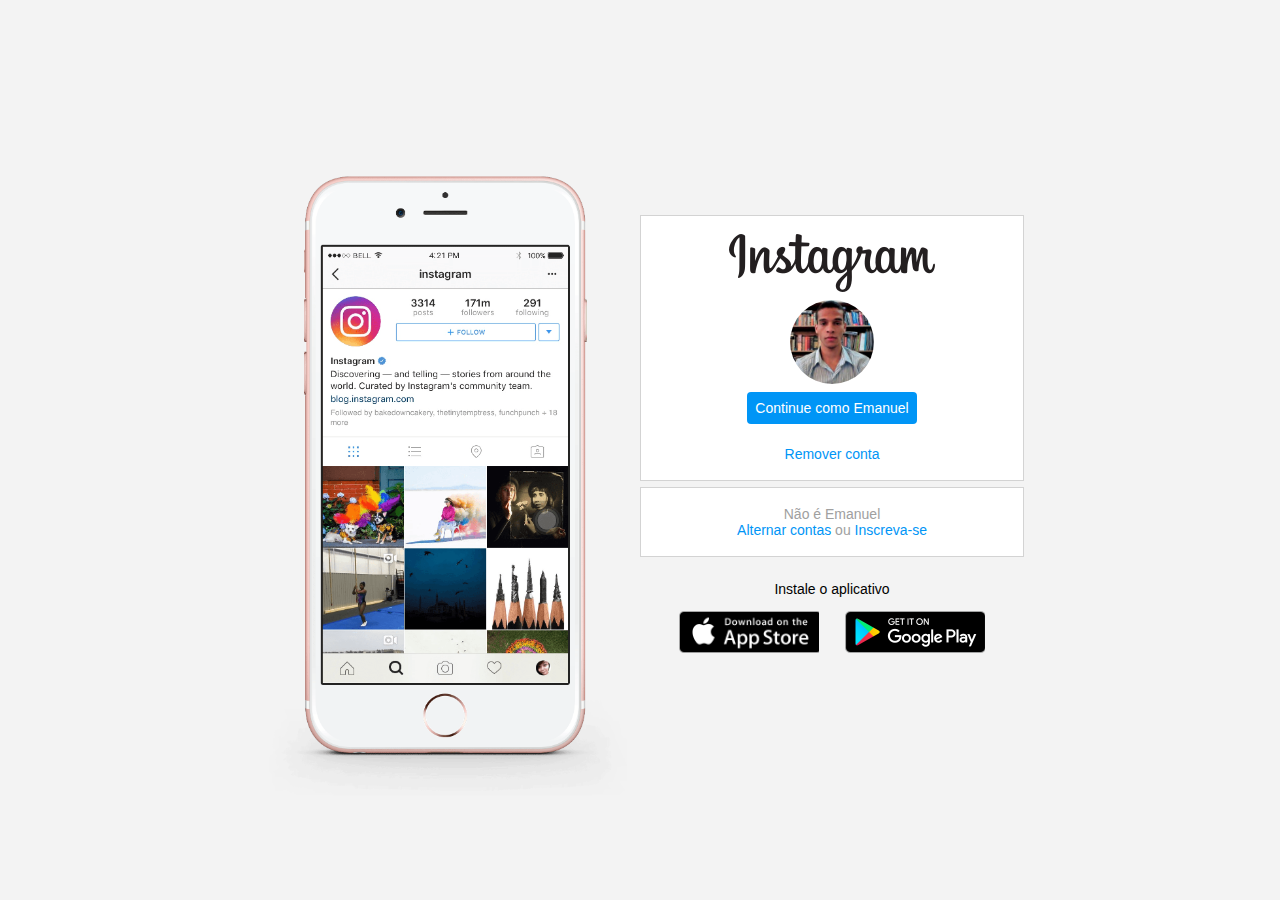
<file: recriar página do instagram/EU fiz/index.html>
<!DOCTYPE html>
<html lang="en">
<head>
    <meta charset="UTF-8">
    <meta http-equiv="X-UA-Compatible" content="IE=edge">
    <meta name="viewport" content="width=device-width, initial-scale=1.0">
    <link rel="stylesheet" href="style.css">
    <title>Instagram</title>
</head>
<body>
    <div class="instagram-wrapper">
        <div class="instagram-phone"> <!--Imagem do celular com o instagram logado-->
            <img src="./img/instagram-celular.png" alt="celular"> 
        </div>
            <div class="instagram-continue">
                <div class="group">
                    <img src="./img/instagram-logo.png" class=".instagram-logo" alt="instagram-logo">
                        <div class="profile-photo">
                            <img src="./img/1586215303049.jpg" alt="foto-perfil"> <!-- Foto de perfil-->
                        </div>
                        <a href="#" class="instagram-login ">Continue como Emanuel</a>
                        <a href="#" class="instagram-logout">Remover conta</a>
                </div>
                <div class="group">
                    <p class="not-account">Não é Emanuel</p>
                    <p class="not-account">
                        <span class="link-blue">Alternar contas</span>
                        ou
                        <span class="link-blue">Inscreva-se</span>
                    </p>
                </div> 
                <div class="get-the-app">
                    <p class="get-app">Instale o aplicativo</p>
                    <div class="download">
                        <a href="#" class="app-download"></a>
                        <a href="#" class="app-download"></a>
                    </div>
                </div>  
            </div>
    </div>
        
    
</body>
</html>
</file>
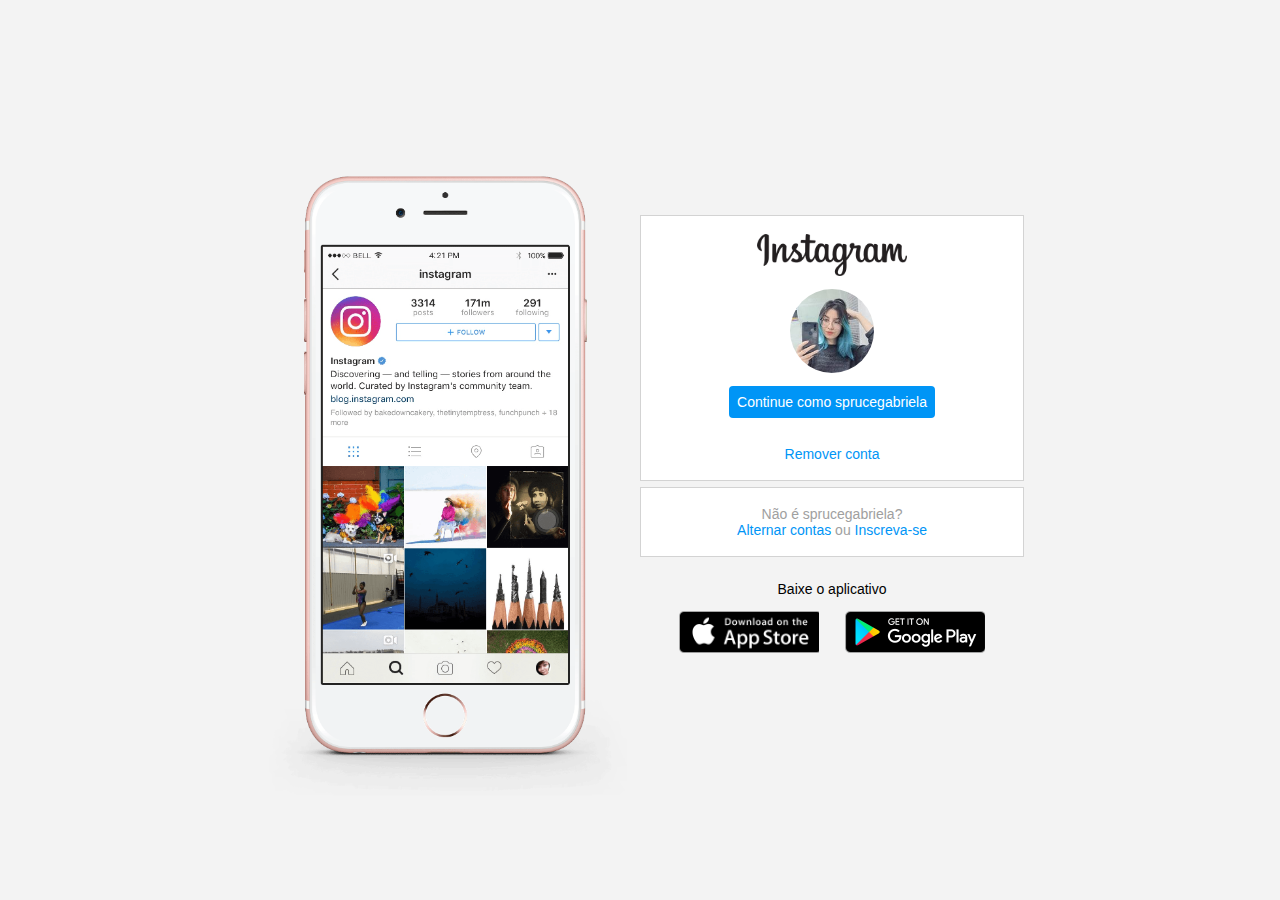
<file: recriar página do instagram/instagram-dio-master/index.html>
<!DOCTYPE html>
<html lang="en">
<head>
    <meta charset="UTF-8">
    <meta name="viewport" content="width=device-width, initial-scale=1.0">
    <link rel="stylesheet" href="style.css">
    <title>Instagram</title>
</head>
<body>
    <div class="instagram-wrapper">
        <div class="instagram-phone">
            <img src="./img/instagram-celular.png" alt="celular">
        </div>
        <div class="instagram-continue">
            <div class="group">
                <img src="./img/instagram-logo.png" class="instagram-logo" alt="instagram logo">
                <div class="profile-photo">
                    <img src="./img/perfil-instagram.jpg" alt="foto de perfil">
                </div>
                <a href="#" class="instagram-login">Continue como sprucegabriela</a>
                <a href="#" class="instagram-logout">Remover conta</a>
            </div>
            <div class="group">
                <p class="not-account">Não é sprucegabriela?</p>
                <p class="not-account">
                    <span class="link-blue">Alternar contas</span>
                    ou
                    <span class="link-blue">Inscreva-se</span>
                </p>
            </div>
            <div class="get-the-app">
                <p class="get-app">Baixe o aplicativo</p>
                <div class="download">
                    <a href="#" class="app-download"></a>
                    <a href="#" class="app-download"></a>
                </div>
            </div>
        </div>
    </div>
</body>
</html>
</file>
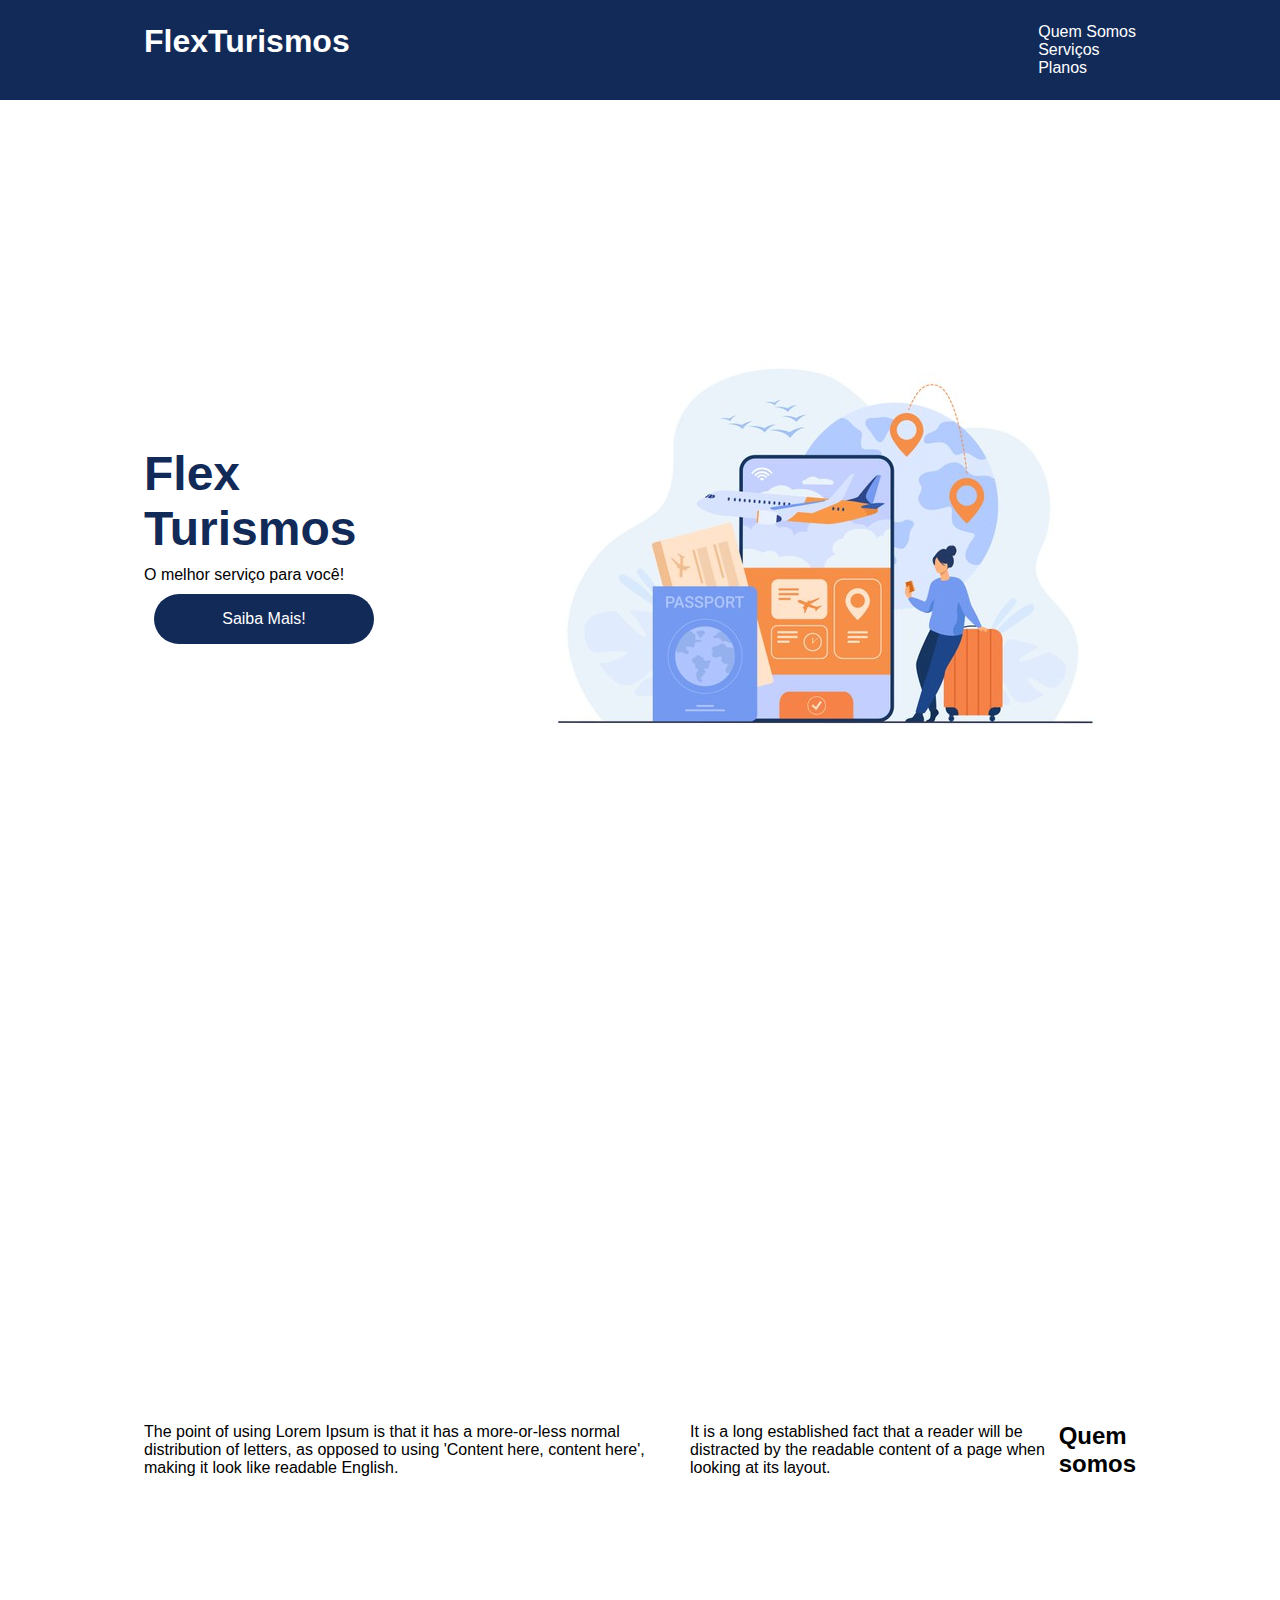
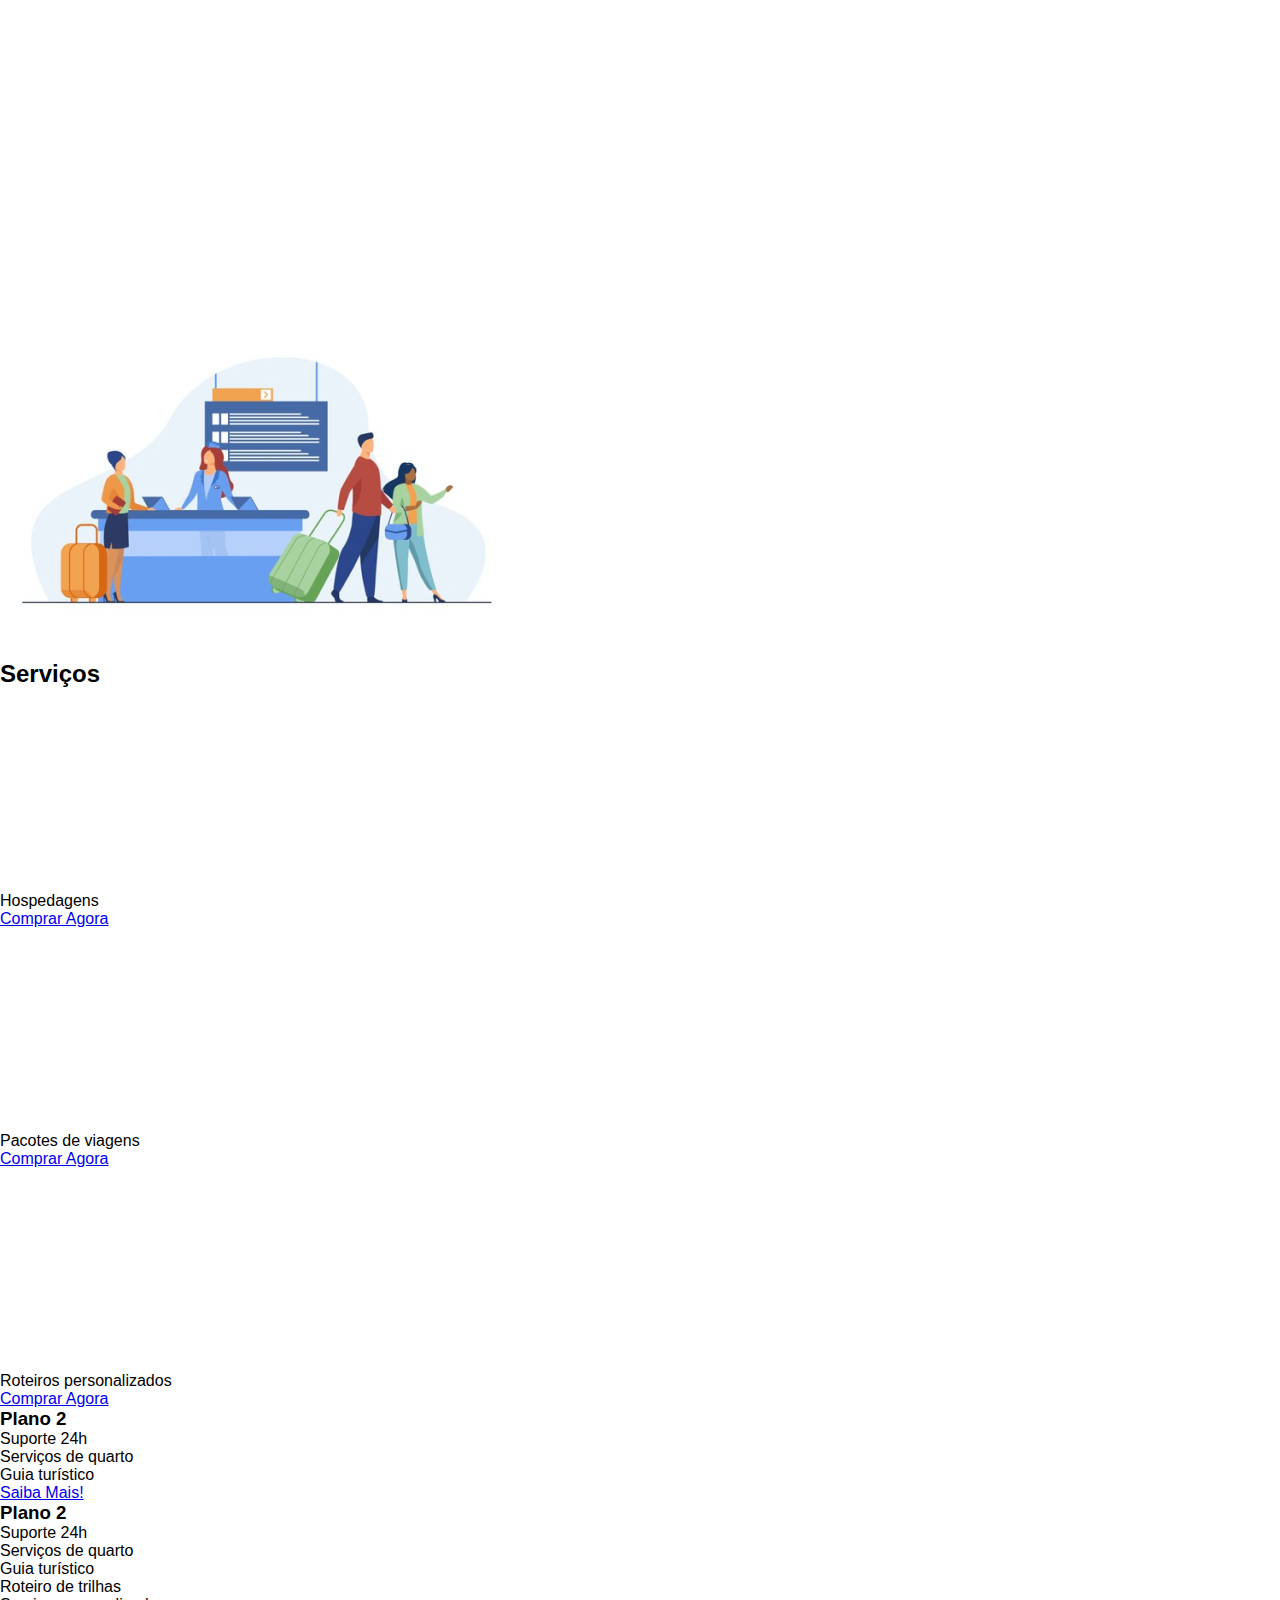
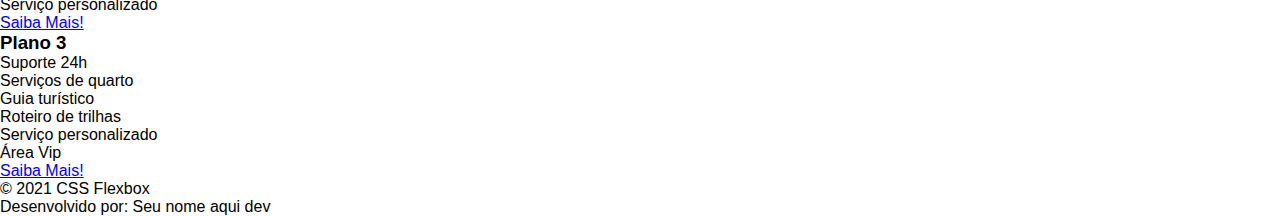
<file: CSS/project-flexbox-dio-master/flex-projeto/index.html>
<!DOCTYPE html>
<html lang="pt-br">
<head>
    <meta charset="UTF-8">
    <meta name="viewport" content="width=device-width, initial-scale=1.0">
    <title>Flex Turismos</title>
    <link rel="stylesheet" href="./style.css">
</head>
<body>
    <header>
        <div class="flex-container menu">
           <div> <h1>FlexTurismos</h1></div>
            <ul class="list-itens">
                <li><a href="#quem-somos">Quem Somos</a></li>
                <li><a href="#servicos">Serviços</a></li>
                <li><a href="#planos">Planos</a></li>
            </ul>
        </div>
    </header>

    <div class="flex-container apresentação">
        <div class="texto-apresentação">
            <h1>Flex <br>Turismos</h1>
            <p>O melhor serviço para você!</p>
            <a href="">Saiba Mais!</a>
        </div>

        <div>
            <div><img src="./images/0-main.png" alt="banner de apresentação"></div>
        </div>
    </div>

    <div>
        <div class="flex-container" id="quem-somos">
            <h2>Quem somos</h2>
            <p>It is a long established fact that a reader will be distracted by the readable content of a page when looking at its layout. </p>
            <p>The point of using Lorem Ipsum is that it has a more-or-less normal distribution of letters, as opposed to using 'Content here, content here', making it look like readable English.</p>
        </div>
        <div>
            <img src="./images/1-quem-somos.png" alt="balcão de atendimento">
        </div>
    </div>

    <div>
        <div>
            <h2>Serviços</h2>
        </div>

        <div>
            <div>
                <div><img src="./images/icon-2.png" alt="hospedagens"></div>
                <p>Hospedagens</p>
                <a href="#">Comprar Agora</a>
            </div>

            <div>
               <div><img src="./images/icon-1.png" alt="pacote de viagens"></div>
               <p>Pacotes de viagens</p>
               <a href="#">Comprar Agora</a>
            </div>

            <div>
                <div><img src="./images/icon-3.png" alt="roteiros personalizados"></div>
                <p>Roteiros personalizados</p>
                <a href="#">Comprar Agora</a>
            </div>

        </div>
    </div>

    <div>

        <div>
            <h3>Plano 2</h3>
            <ul>
                <li>Suporte 24h</li>
                <li>Serviços de quarto</li>
                <li>Guia turístico</li>
            </ul>
            <a href="#">Saiba Mais!</a>
        </div>

        <div>
            <h3>Plano 2</h3>
            <ul>
                <li>Suporte 24h</li>
                <li>Serviços de quarto</li>
                <li>Guia turístico</li>
                <li>Roteiro de trilhas</li>
                <li>Serviço personalizado</li>
            </ul>
            <a href="#">Saiba Mais!</a>
        </div>

        <div>
            <h3>Plano 3</h3>
            <ul>
                <li>Suporte 24h</li>
                <li>Serviços de quarto</li>
                <li>Guia turístico</li>
                <li>Roteiro de trilhas</li>
                <li>Serviço personalizado</li>
                <li>Área Vip</li>
            </ul>
            <a href="#">Saiba Mais!</a>
        </div>
    </div>

    <footer>
        <p>&copy; 2021 CSS Flexbox</p>
        <p>Desenvolvido por: Seu nome aqui dev</p>
    </footer>
</body>
</html>
</file>
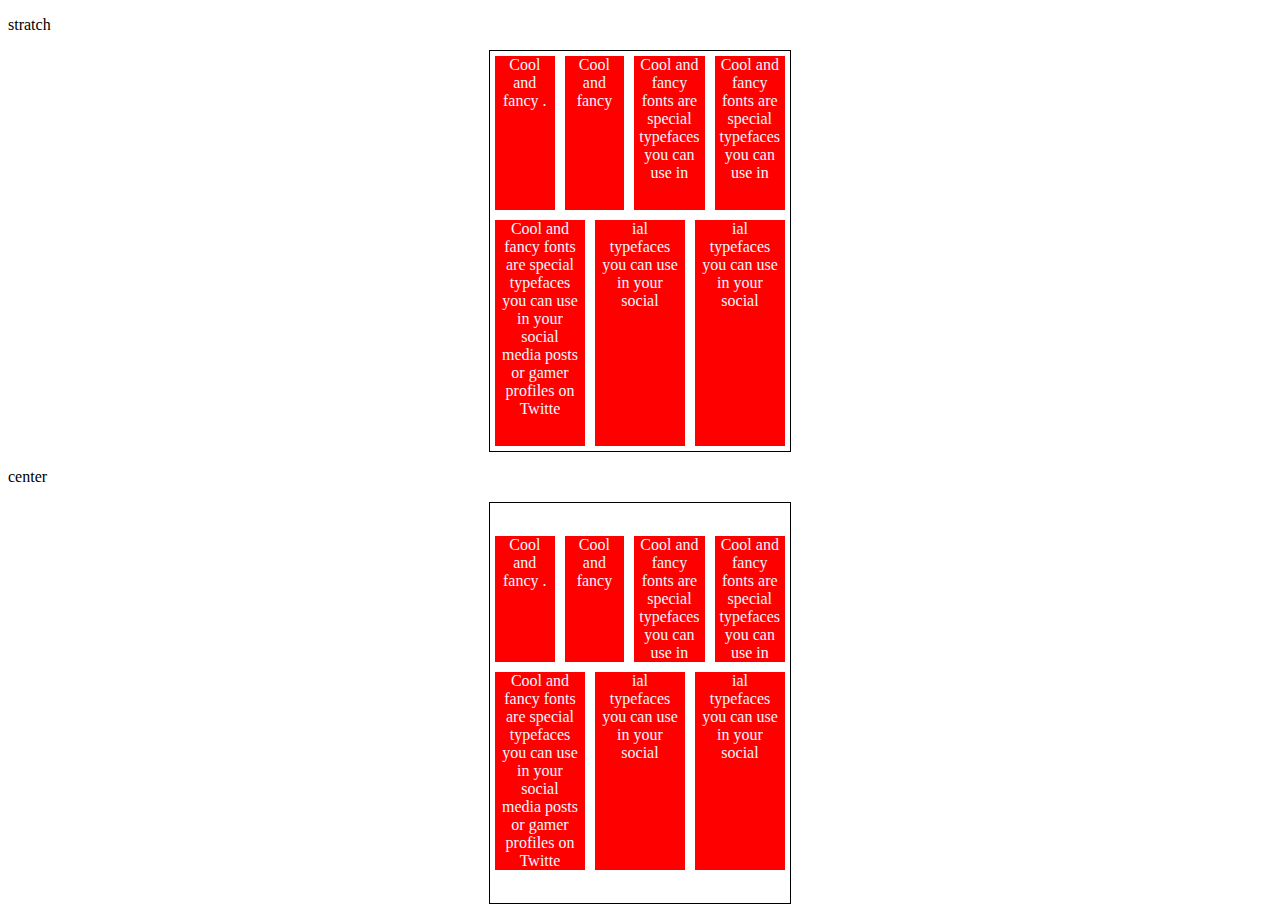
<file: CSS/Fundamentos - align content.html>
<!DOCTYPE html>
<html lang="en">
<head>
    <meta charset="UTF-8">
    <meta http-equiv="X-UA-Compatible" content="IE=edge">
    <meta name="viewport" content="width=device-width, initial-scale=1.0">
    <title>Fundamentos - align content</title>
    <style>
        .container{
            height: 400px;
            max-width: 300px;
            margin: 0 auto;
            display: flex;
            flex-wrap: wrap;
            border: 1px solid black;
        }
        .item{
            background-color: red;
            padding: 0 5px;
            flex:1 ;
            text-align: center;
            color: aliceblue;
            margin: 5px;
        }
        .stretch{
            align-content: stretch;
        }
        .center{
            align-content: center;
        }
    </style>
</head>
<body>
    <p>stratch</p>
    <div class="container stretch">
        <div class="item">Cool and fancy .</div>
        <div class="item">Cool and fancy </div>
        <div class="item">Cool and fancy fonts are special typefaces you can use in  </div>
        <div class="item">Cool and fancy fonts are special typefaces you can use in </div>
        <div class="item">Cool and fancy fonts are special typefaces you can use in your social media posts or gamer profiles on Twitte</div>
        <div class="item">ial typefaces you can use in your social</div>
        <div class="item">ial typefaces you can use in your social</div>
    </div>
    <p>center</p>
    <div class="container center">
        <div class="item">Cool and fancy .</div>
        <div class="item">Cool and fancy </div>
        <div class="item">Cool and fancy fonts are special typefaces you can use in  </div>
        <div class="item">Cool and fancy fonts are special typefaces you can use in </div>
        <div class="item">Cool and fancy fonts are special typefaces you can use in your social media posts or gamer profiles on Twitte</div>
        <div class="item">ial typefaces you can use in your social</div>
        <div class="item">ial typefaces you can use in your social</div>
    </div>
</body>
</html>
</file>
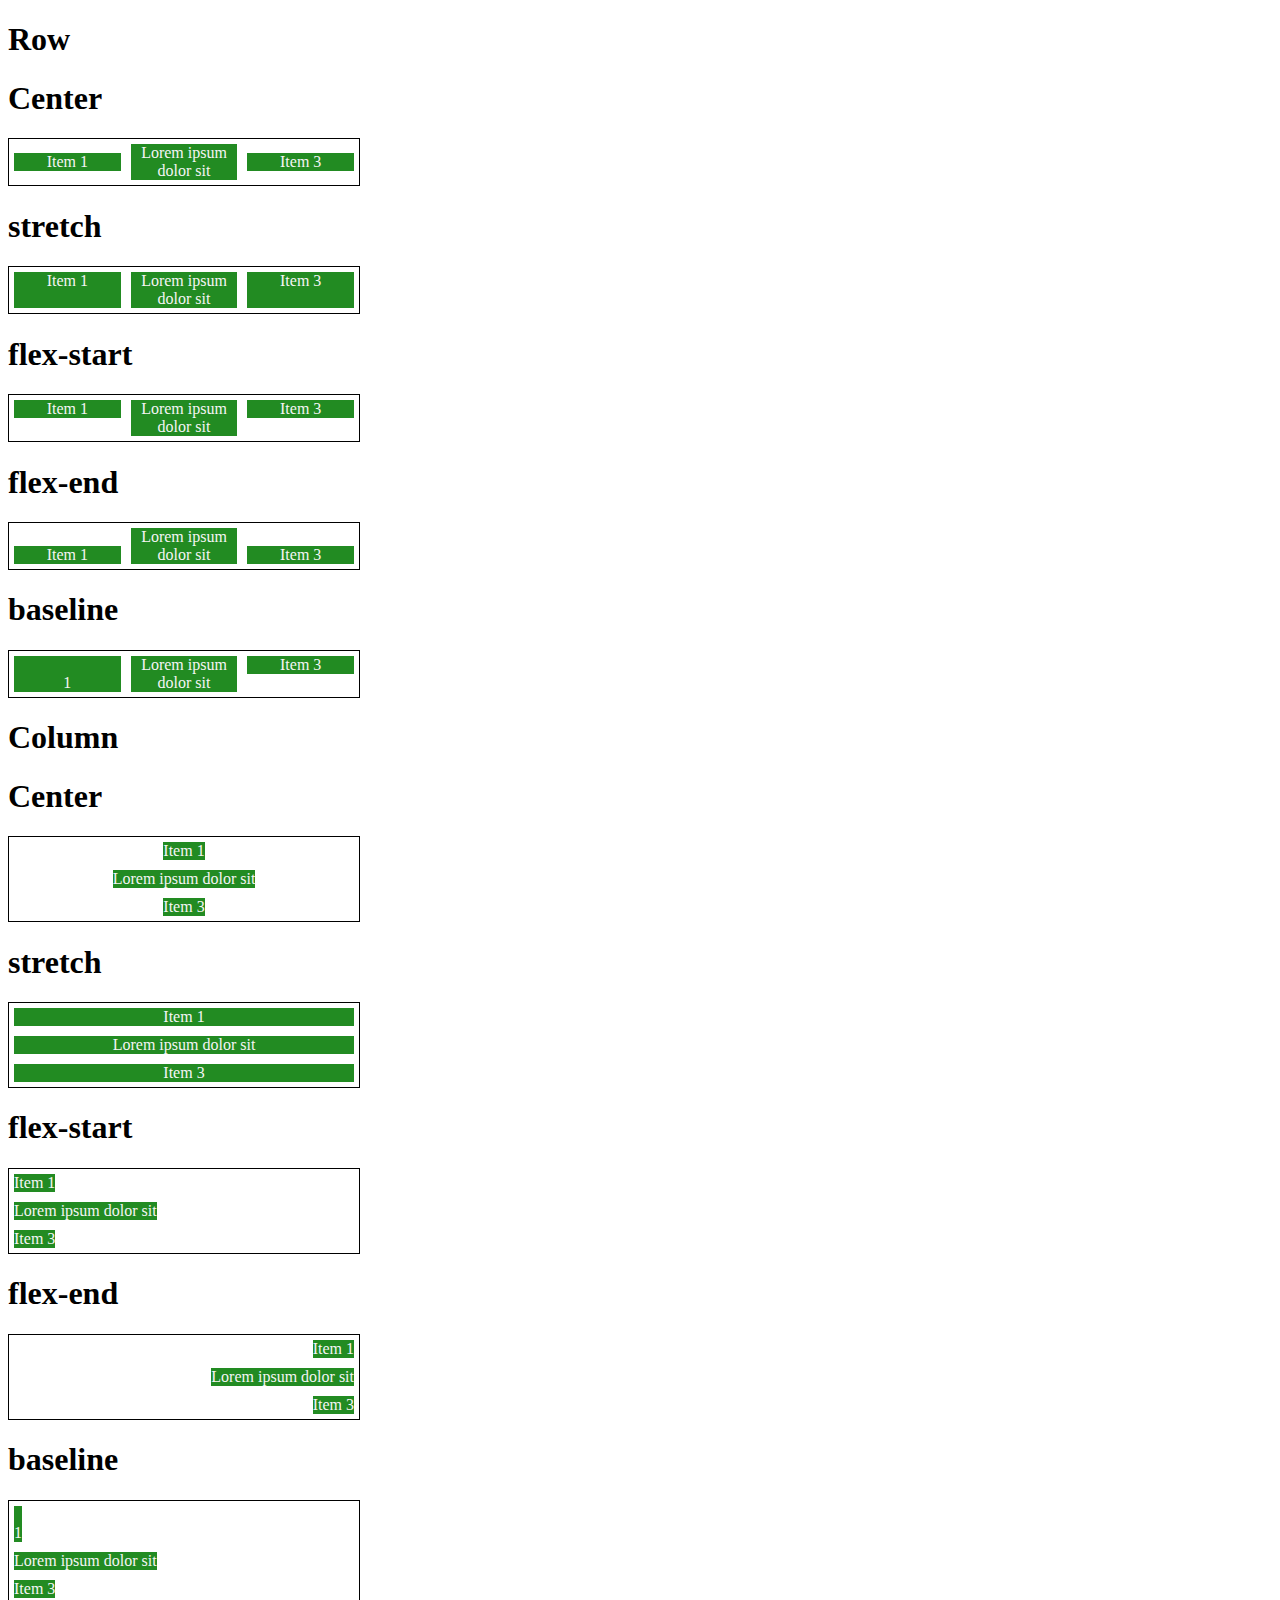
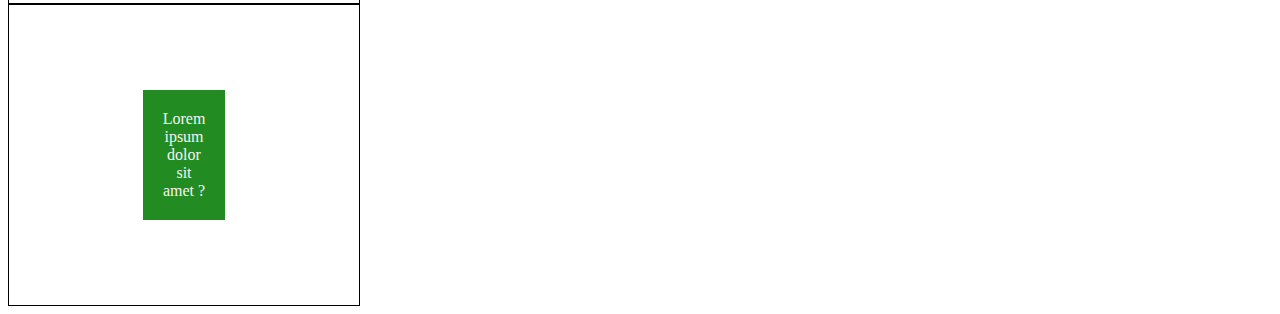
<file: CSS/Fundamentos_aling.html>
<!DOCTYPE html>
<html lang="en">
<head>
    <meta charset="UTF-8">
    <meta http-equiv="X-UA-Compatible" content="IE=edge">
    <meta name="viewport" content="width=device-width, initial-scale=1.0">
    <title>Fundamento - aling item</title>
    <style>
        .contanier{
            max-width: 350px;
            border: 1px solid black;
            display: flex;
        }
        .item{
            background-color: forestgreen;
            margin: 5px;
            color: whitesmoke;
            text-align: center;
            flex: 1;
        }
        .center{
            align-items: center;
        }
        .flex{
            flex: 1;
        }
        .stretch{
            align-items: stretch;
        }
        .flex-start{
            align-items: flex-start;
        }
        .flex-end{
            align-items: flex-end;
        }
        .baseline{
            align-items: baseline;
        }
        .column{
            flex-direction: column;
        }
        .central{
            height: 300px;
            justify-content: center;
        }
        .central .item{
            flex: 0;
            padding: 20px;
        }
    </style>
</head>
<body>
    <h1>Row</h1>
    <h1>Center</h1>
    <section class="contanier center">
        <div class="item">Item 1</div>
        <div class="item">Lorem ipsum dolor sit</div>
        <div class="item">Item 3</div>
    </section>
    <h1>stretch</h1>
    <section class="contanier stretch ">
        <div class="item">Item 1</div>
        <div class="item">Lorem ipsum dolor sit</div>
        <div class="item">Item 3</div>
    </section>
    <h1>flex-start</h1>
    <section class="contanier flex-start ">
        <div class="item">Item 1</div>
        <div class="item">Lorem ipsum dolor sit</div>
        <div class="item">Item 3</div>
    </section>
    <h1>flex-end</h1>
    <section class="contanier flex-end ">
        <div class="item">Item 1</div>
        <div class="item">Lorem ipsum dolor sit</div>
        <div class="item">Item 3</div>
    </section>
    <h1>baseline</h1>
    <section class="contanier flex-end baseline ">
        <div class="item"><br> 1</div>
        <div class="item">Lorem ipsum dolor sit</div>
        <div class="item">Item 3</div>
    </section>
    <h1>Column</h1>
    <h1>Center</h1>
    <section class="contanier center column">
        <div class="item">Item 1</div>
        <div class="item">Lorem ipsum dolor sit</div>
        <div class="item">Item 3</div>
    </section>
    <h1>stretch</h1>
    <section class="contanier stretch column ">
        <div class="item">Item 1</div>
        <div class="item">Lorem ipsum dolor sit</div>
        <div class="item">Item 3</div>
    </section>
    <h1>flex-start</h1>
    <section class="contanier flex-start column">
        <div class="item">Item 1</div>
        <div class="item">Lorem ipsum dolor sit</div>
        <div class="item">Item 3</div>
    </section>
    <h1>flex-end</h1>
    <section class="contanier flex-end column">
        <div class="item">Item 1</div>
        <div class="item">Lorem ipsum dolor sit</div>
        <div class="item">Item 3</div>
    </section>
    <h1>baseline</h1>
    <section class="contanier flex-end baseline column">
        <div class="item"><br> 1</div>
        <div class="item">Lorem ipsum dolor sit</div>
        <div class="item">Item 3</div>
    </section>
    <section class="contanier center central">
        <div class="item">Lorem ipsum dolor sit amet ?</div>
    </section>
</body>
</html>
</file>
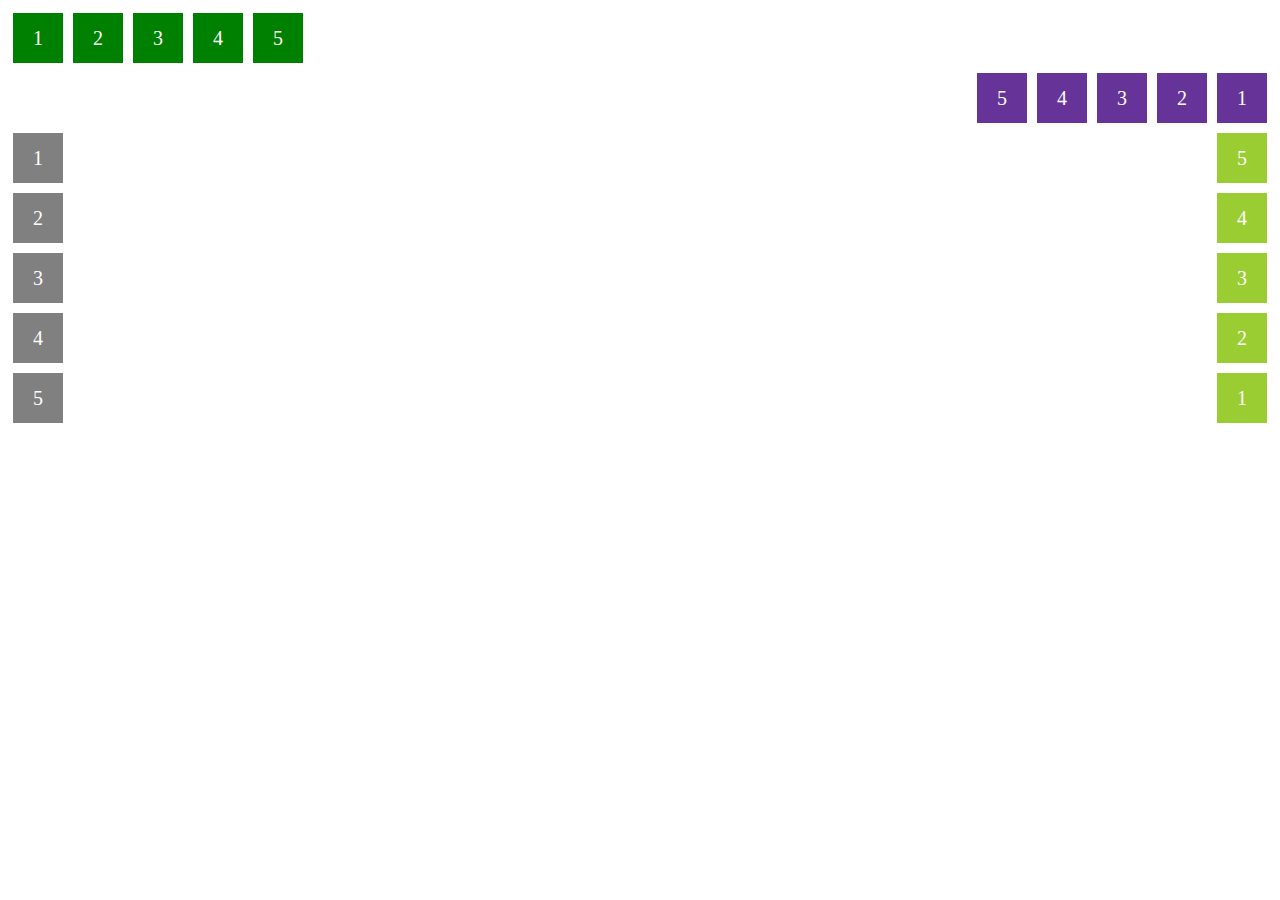
<file: CSS/Fundamentos_direction.html>
<!DOCTYPE html>
<html lang="en">
<head>
    <meta charset="UTF-8">
    <meta http-equiv="X-UA-Compatible" content="IE=edge">
    <meta name="viewport" content="width=device-width, initial-scale=1.0">
    <title>Fundamentos - Flex direction</title>
    <style>
        .flex-contanier{
            display: flex;
            margin: 0;
            padding: 0;
            list-style: none;
        }

        .flex-item{
            background-color: green;
            height: 50px;
            width: 50px;
            line-height: 50px;
            font-size: 20px;
            color: white;
            text-align: center;
            margin: 5px;
        }

        .row{
            flex-direction: row;
        }
        .row-reverse{
            flex-direction: row-reverse
        }
        .row-reverse li{
            background-color: rebeccapurple;
        }
        .column{
            float: left;
            flex-direction: column;
        }
        .column li{
            background-color: gray;
        }
        .column-reverse{
            float: right;
            flex-direction: column-reverse;
            }
        .column-reverse li{
            background-color: yellowgreen;
        }
    </style>
</head>
<body>
    <ul class="flex-contanier row">
        <li class="flex-item">1</li>
        <li class="flex-item">2</li>
        <li class="flex-item">3</li>
        <li class="flex-item">4</li>
        <li class="flex-item">5</li>
    </ul>

    <ul class="flex-contanier row-reverse ">
        <li class="flex-item">1</li>
        <li class="flex-item">2</li>
        <li class="flex-item">3</li>
        <li class="flex-item">4</li>
        <li class="flex-item">5</li>
    </ul>

    <ul class="flex-contanier column ">
        <li class="flex-item">1</li>
        <li class="flex-item">2</li>
        <li class="flex-item">3</li>
        <li class="flex-item">4</li>
        <li class="flex-item">5</li>
    </ul>
    <ul class="flex-contanier column-reverse">
        <li class="flex-item">1</li>
        <li class="flex-item">2</li>
        <li class="flex-item">3</li>
        <li class="flex-item">4</li>
        <li class="flex-item">5</li>
    </ul>
</body>
</html>
</file>
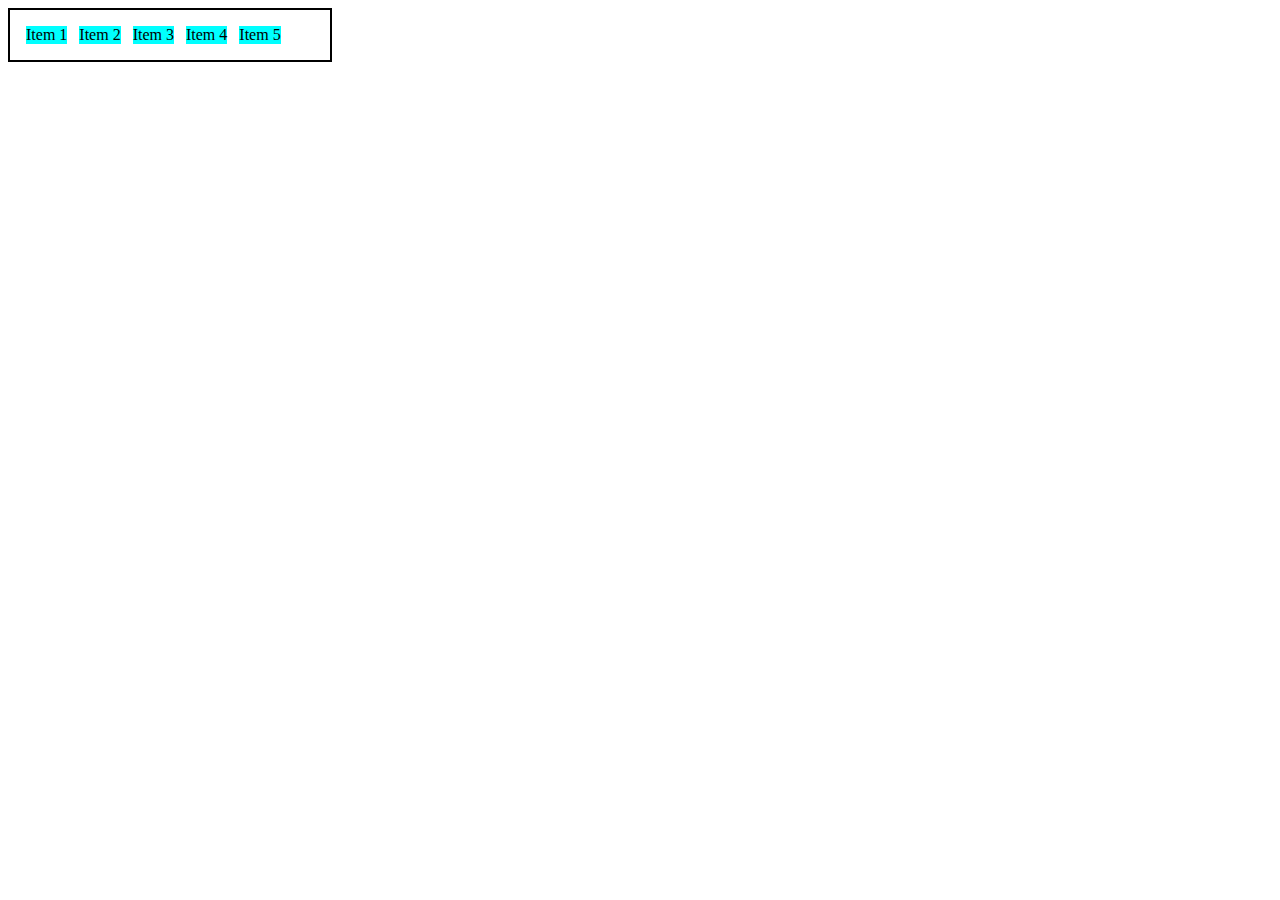
<file: CSS/Fundamentos_flex.html>
<!DOCTYPE html>
<html lang="en">
<head>
    <meta charset="UTF-8">
    <meta http-equiv="X-UA-Compatible" content="IE=edge">
    <meta name="viewport" content="width=device-width, initial-scale=1.0">
    <title>Fundamentos - Display flex</title>
    <style>
        .flex{   
                max-width: 300px;
                padding: 10px;
                border: 2px solid black;
                display: flex;
        }

        .item{
                background-color: aqua;
                margin: 6px;
        }
    </style>
</head>
<body>
    <div class="flex">
        <div class="item">Item 1</div>
        <div class="item">Item 2</div>
        <div class="item">Item 3</div>
        <div class="item">Item 4</div>
        <div class="item">Item 5</div>
    </div>
</body>
</html>
</file>
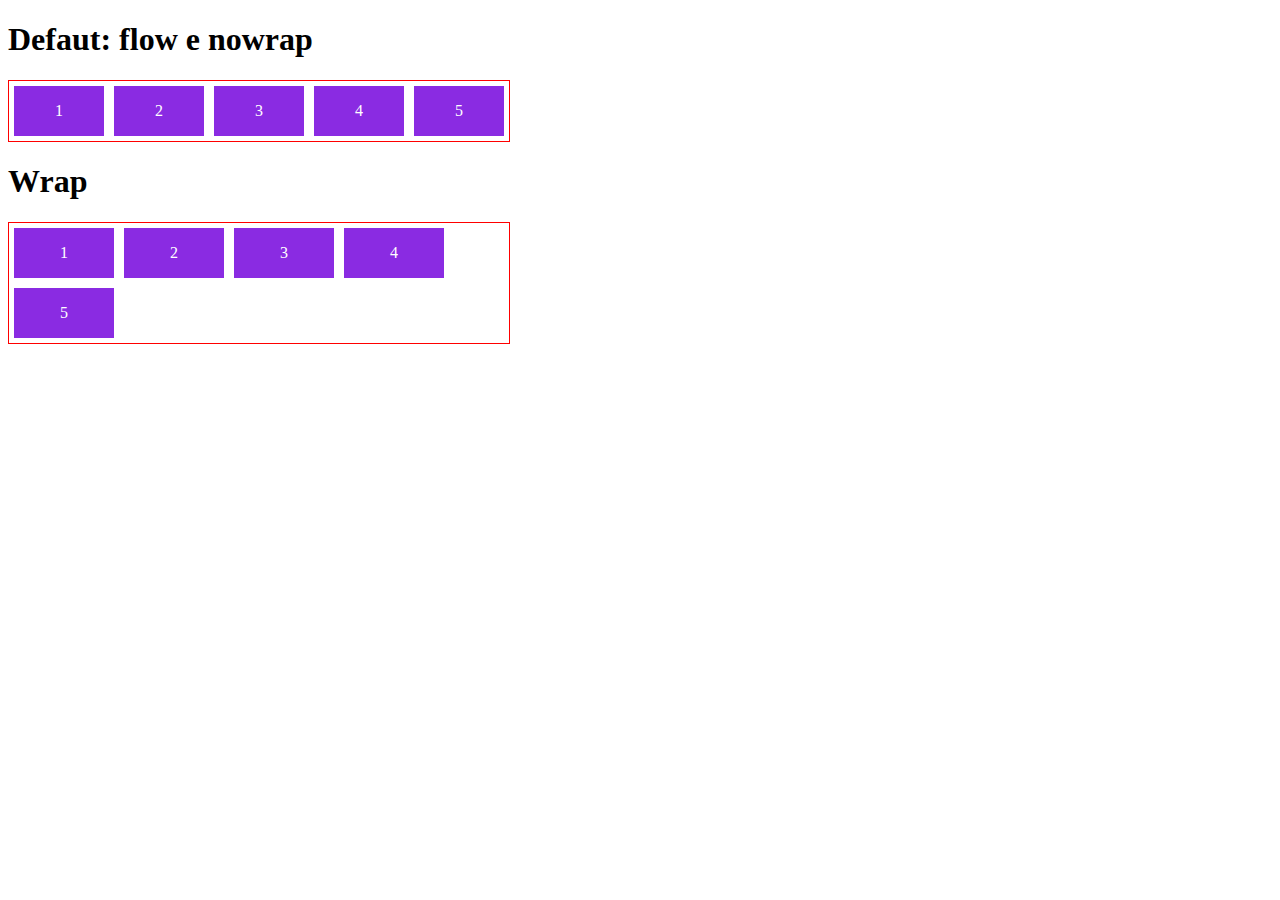
<file: CSS/Fundamentos_flex_flow.html>
<!DOCTYPE html>
<html lang="en">
<head>
    <meta charset="UTF-8">
    <meta http-equiv="X-UA-Compatible" content="IE=edge">
    <meta name="viewport" content="width=device-width, initial-scale=1.0">
    <title>Fundamentos - flex flow</title>
    <style>
        .flex-contanier{
            display: flex;
            border: 1px solid red;
            max-width: 500px;
        }
        .defaut{
            flex-flow: row nowrap;
        }
        .wrap{
            flex-flow: row wrap;
        }
        .item{
            background-color: blueviolet;
            margin: 5px;
            color: white;
            text-align: center;
            width: 100px;
            height: 50px;
            line-height: 50px;
        }
    </style>
</head>
<body>
    <h1>Defaut: flow e nowrap</h1>
    <div class="flex-contanier">
       <div class="item">1</div>
       <div class="item">2</div>
       <div class="item">3</div>
       <div class="item">4</div>
       <div class="item">5</div>
    </div>
    <h1>Wrap</h1>
    <div class="flex-contanier wrap">
        <div class="item">1</div>
        <div class="item">2</div>
        <div class="item">3</div>
        <div class="item">4</div>
        <div class="item">5</div>
     </div> 

</body>
</html>
</file>
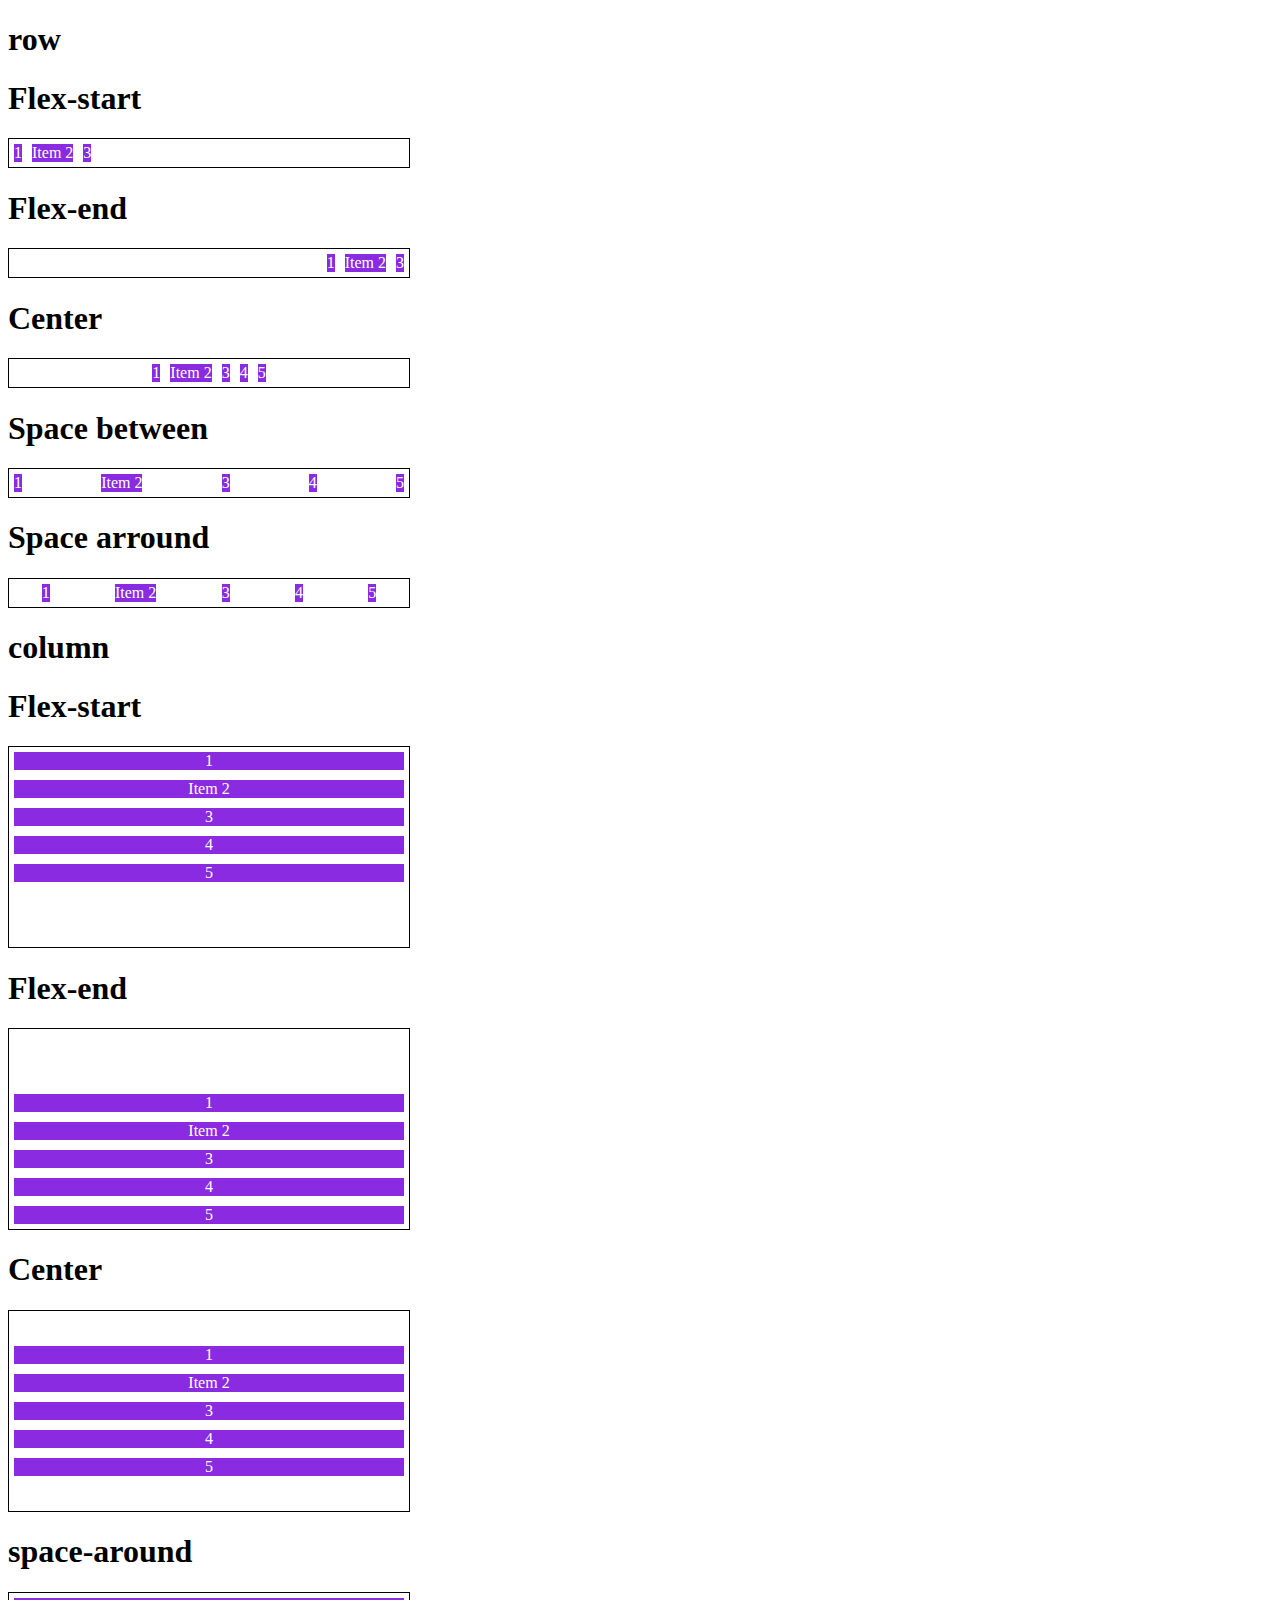
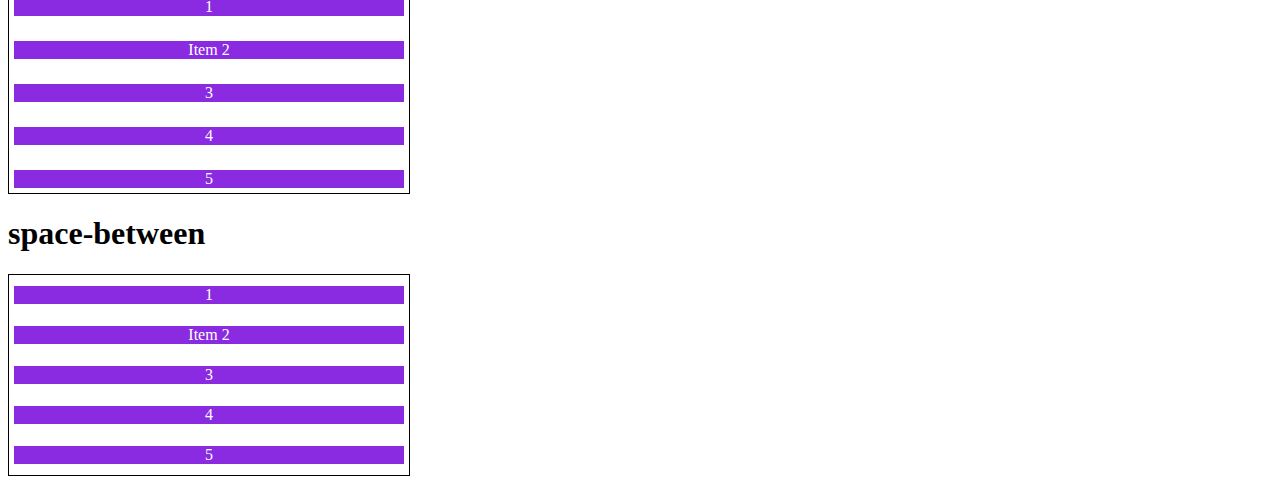
<file: CSS/Fundamentos_flexjustify.html>
<!DOCTYPE html>
<html lang="en">
<head>
    <meta charset="UTF-8">
    <meta http-equiv="X-UA-Compatible" content="IE=edge">
    <meta name="viewport" content="width=device-width, initial-scale=1.0">
    <title>Fundamentos - Flex Justify</title>
    <style>
        .container{
            max-width: 400px;
            border: 1px solid black;
            margin: 0;
            display: flex;
        }
        .item{
            background-color: blueviolet;
            margin: 5px;
            text-align: center;
            color: white;
        }
        .flex-star{
            justify-content: flex-start;
        }
        .flex-end{
            justify-content: flex-end;
        }
        .center{
            justify-content: center;
        }
        .space{
            justify-content: space-between;
        }
        .arround{
            justify-content: space-around;
        }
        .column{
            flex-direction: column;
            min-height: 200px;
        }
    </style>
</head>
<body>
    <h1>row</h1>
    <h1>Flex-start</h1>
    <section class="container flex-start">
       <div class="item">1</div>
       <div class="item">Item 2</div>
       <div class="item">3</div>
    </section>
    <h1>Flex-end</h1>
    <section class="container flex-end">
        <div class="item">1</div>
        <div class="item">Item 2</div>
        <div class="item">3</div>
     </section>
     <h1>Center</h1>
     <section class="container center">
         <div class="item">1</div>
         <div class="item">Item 2</div>
         <div class="item">3</div>
         <div class="item">4</div>
         <div class="item">5</div>
      </section>
      <h1>Space between</h1>
      <section class="container space">
          <div class="item">1</div>
          <div class="item">Item 2</div>
          <div class="item">3</div>
          <div class="item">4</div>
          <div class="item">5</div>
       </section>
       <h1>Space arround</h1>
       <section class="container arround">
           <div class="item">1</div>
           <div class="item">Item 2</div>
           <div class="item">3</div>
           <div class="item">4</div>
           <div class="item">5</div>
        </section>
        <h1>column</h1>
        <h1>Flex-start</h1>
        <section class="container flex-star column">
            <div class="item">1</div>
            <div class="item">Item 2</div>
            <div class="item">3</div>
            <div class="item">4</div>
            <div class="item">5</div>
         </section>
         <h1>Flex-end</h1>
         <section class="container flex-end column">
             <div class="item">1</div>
             <div class="item">Item 2</div>
             <div class="item">3</div>
             <div class="item">4</div>
             <div class="item">5</div>
          </section>
          <h1>Center</h1>
          <section class="container center column">
              <div class="item">1</div>
              <div class="item">Item 2</div>
              <div class="item">3</div>
              <div class="item">4</div>
              <div class="item">5</div>
           </section>
           <h1>space-around</h1>
           <section class="container space column">
               <div class="item">1</div>
               <div class="item">Item 2</div>
               <div class="item">3</div>
               <div class="item">4</div>
               <div class="item">5</div>
            </section>
            <h1>space-between</h1>
            <section class="container arround column">
                <div class="item">1</div>
                <div class="item">Item 2</div>
                <div class="item">3</div>
                <div class="item">4</div>
                <div class="item">5</div>
             </section>
</body>
</html>
</file>
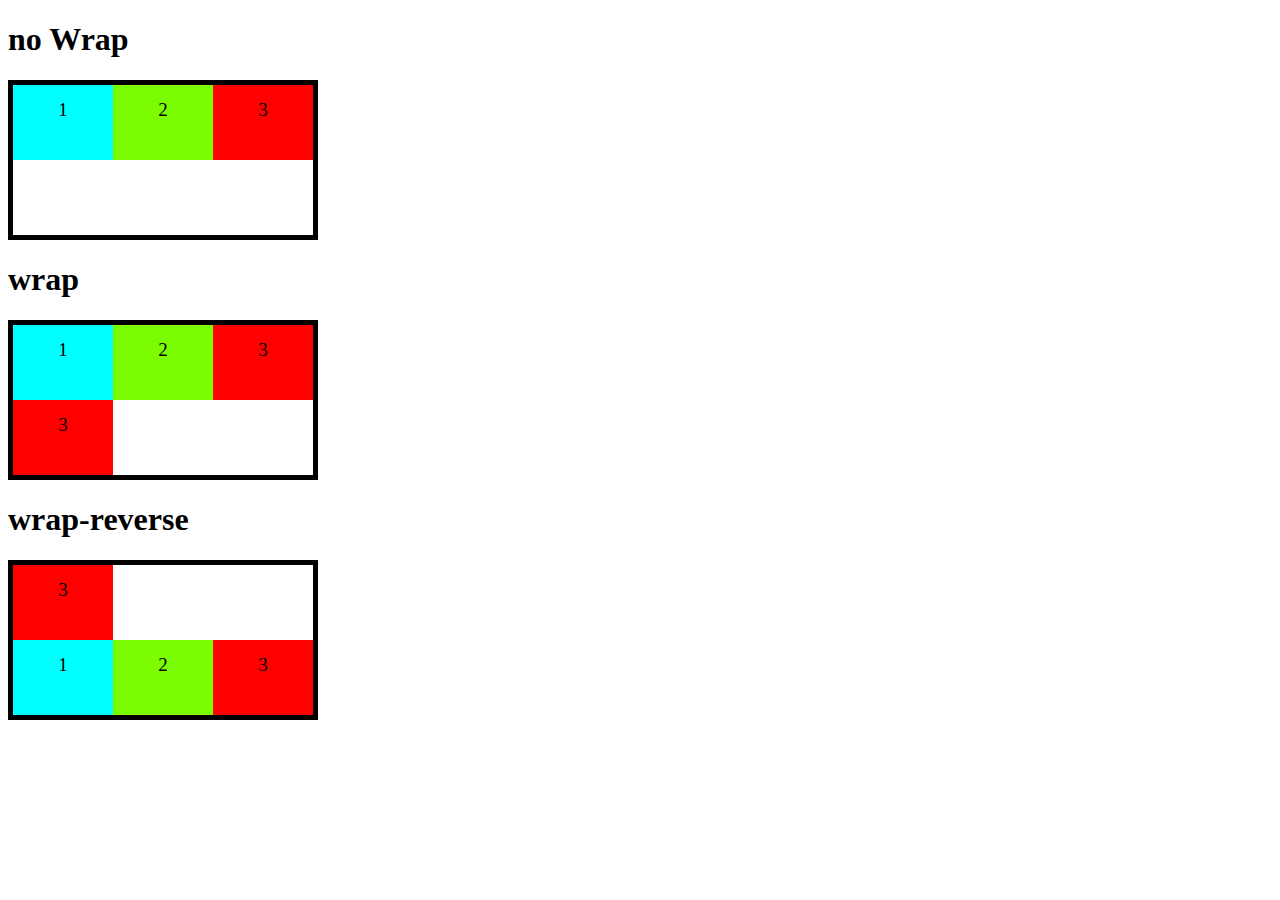
<file: CSS/Fundamentos_flexwrap.html>
<!DOCTYPE html>
<html lang="en">
<head>
    <meta charset="UTF-8">
    <meta http-equiv="X-UA-Compatible" content="IE=edge">
    <meta name="viewport" content="width=device-width, initial-scale=1.0">
    <title>Fundamentos - Flex Wrap</title>
    <style>
        .flex-contanier{
             display: flex;
             height: 150px;
             border: 5px solid black;  
             max-width: 300px;         
        }

        .item{
            font-size: 19px;
            height: 50%;
            text-align: center;
            min-width: 100px;
            line-height: 50px;

        }
        .nowrap{
            flex-wrap: nowrap;
        }
        .wrap{
            flex-wrap: wrap;
        }
        .wrap-reverse{
            flex-wrap: wrap-reverse;
        }
        .blue{
            background-color: aqua;
            }
        .green{
            background-color: lawngreen;
            }
        .red{
            background-color: red;
        }
    </style>
</head>
<body>
    <h1>no Wrap</h1>
    <div class="flex-contanier nowrap">
        <div class="item blue"> 1</div>
        <div class="item green"> 2</div>
        <div class="item red"> 3</div>
    </div>
    <h1>wrap</h1>
    <div class="flex-contanier wrap">
        <div class="blue item">1</div>
        <div class="green item">2</div>
        <div class="red item">3</div>
        <div class="red item">3</div>
    </div>

    <h1>wrap-reverse</h1>
    <div class="flex-contanier wrap-reverse">
        <div class="blue item">1</div>
        <div class="green item">2</div>
        <div class="red item">3</div>
        <div class="red item">3</div>
    </div>
</body>
</html>
</file>
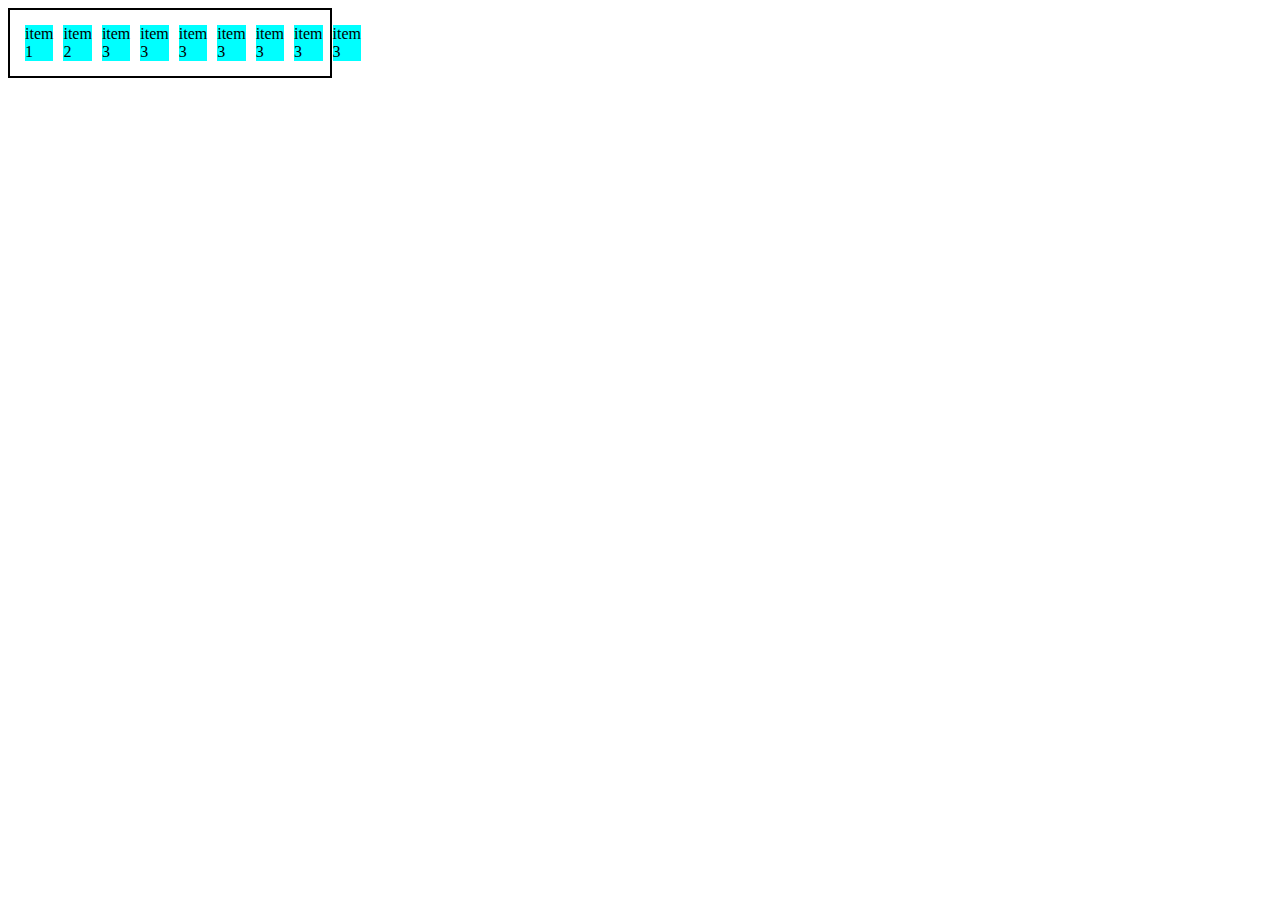
<file: CSS/project-flexbox-dio-master/0-display-flex.html>
<!DOCTYPE html>
<html lang="en">
<head>
    <meta charset="UTF-8">
    <meta name="viewport" content="width=device-width, initial-scale=1.0">
    <title>Fundamentos - display flex</title>
    <style>
        .flex{
            max-width: 300px;
            padding: 10px;
            border: 2px solid black;
            display: flex;
        }

        .item{
            background-color: aqua;
            margin: 5px;
        }
    </style>
</head>
<body>
    <div class="flex">
        <div class="item">item 1</div>
        <div class="item">item 2</div>
        <div class="item">item 3</div>
        <div class="item">item 3</div>
        <div class="item">item 3</div>
        <div class="item">item 3</div>
        <div class="item">item 3</div>
        <div class="item">item 3</div>
        <div class="item">item 3</div>
    </div>
</body>
</html>
</file>
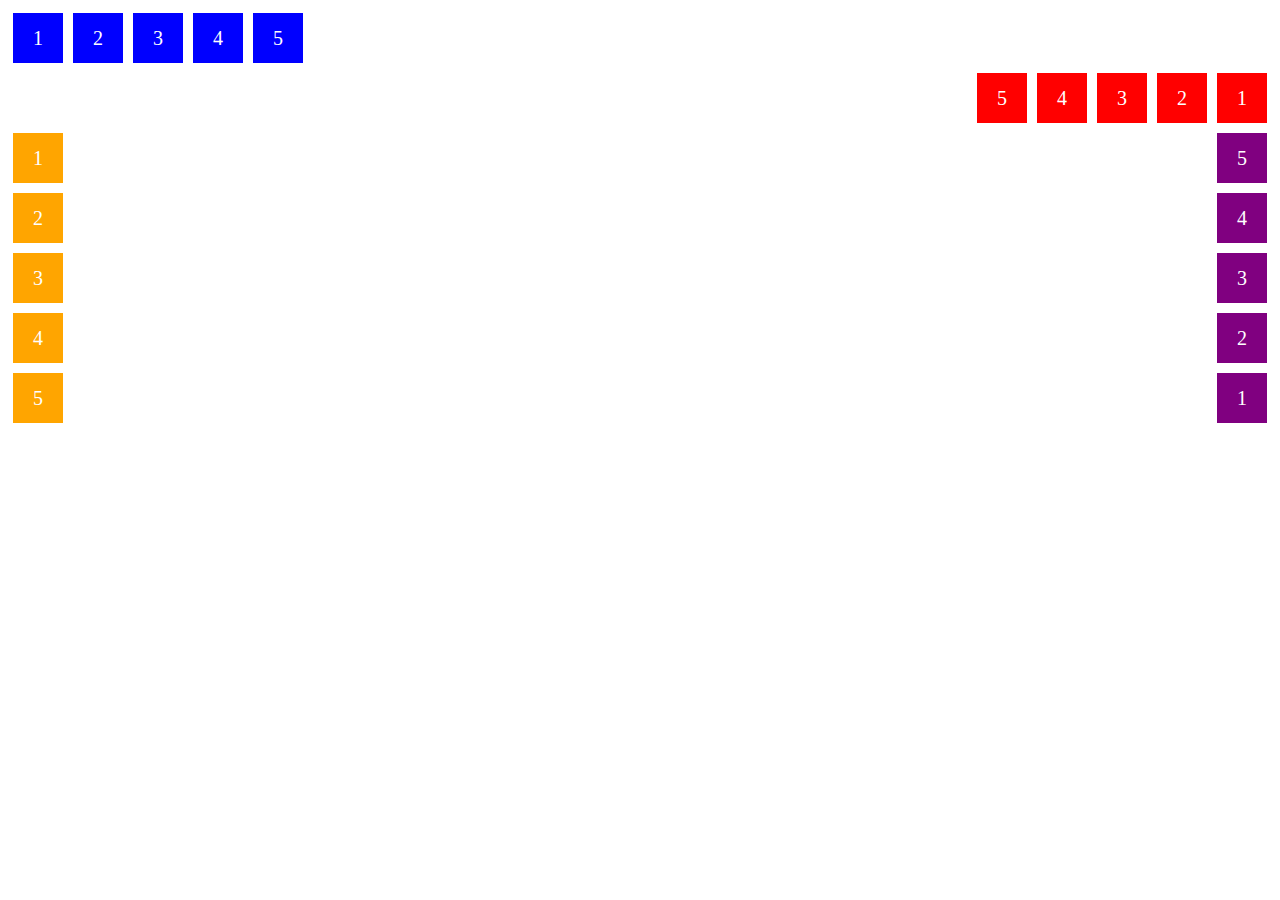
<file: CSS/project-flexbox-dio-master/1-flex-direction.html>
<!DOCTYPE html>
<html lang="en">
<head>
    <meta charset="UTF-8">
    <meta name="viewport" content="width=device-width, initial-scale=1.0">
    <title>Fundamentos - Flex direction</title>

    <style>
        .flex-container{
            margin: 0;
            padding: 0;
            display: flex;
            list-style: none;
        }

        .flex-item{
            background: blue;
            height: 50px;
            width: 50px;
            line-height: 50px;
            font-size: 20px;
            color: white;
            text-align: center;
            margin: 5px;
        }

        .row{
            flex-direction: row;
        }

        .row-reverse{
            flex-direction: row-reverse;
        }

        .row-reverse li{
            background-color: red;
        }

        .column{
            float: left;
            flex-direction: column;
        }

        .column li{
            background: orange;
        }

        .column-reverse{
            float: right;
            flex-direction: column-reverse;
        }

        .column-reverse li{
            background: purple;
        }

    </style>
</head>
<body>
    <ul class="flex-container row">
        <li class="flex-item">1</li>
        <li class="flex-item">2</li>
        <li class="flex-item">3</li>
        <li class="flex-item">4</li>
        <li class="flex-item">5</li>
    </ul>

    <ul class="flex-container row-reverse">
        <li class="flex-item">1</li>
        <li class="flex-item">2</li>
        <li class="flex-item">3</li>
        <li class="flex-item">4</li>
        <li class="flex-item">5</li>
    </ul>

    <ul class="flex-container column">
        <li class="flex-item">1</li>
        <li class="flex-item">2</li>
        <li class="flex-item">3</li>
        <li class="flex-item">4</li>
        <li class="flex-item">5</li>
    </ul>

    <ul class="flex-container column-reverse">
        <li class="flex-item">1</li>
        <li class="flex-item">2</li>
        <li class="flex-item">3</li>
        <li class="flex-item">4</li>
        <li class="flex-item">5</li>
    </ul>
</body>
</html>
</file>
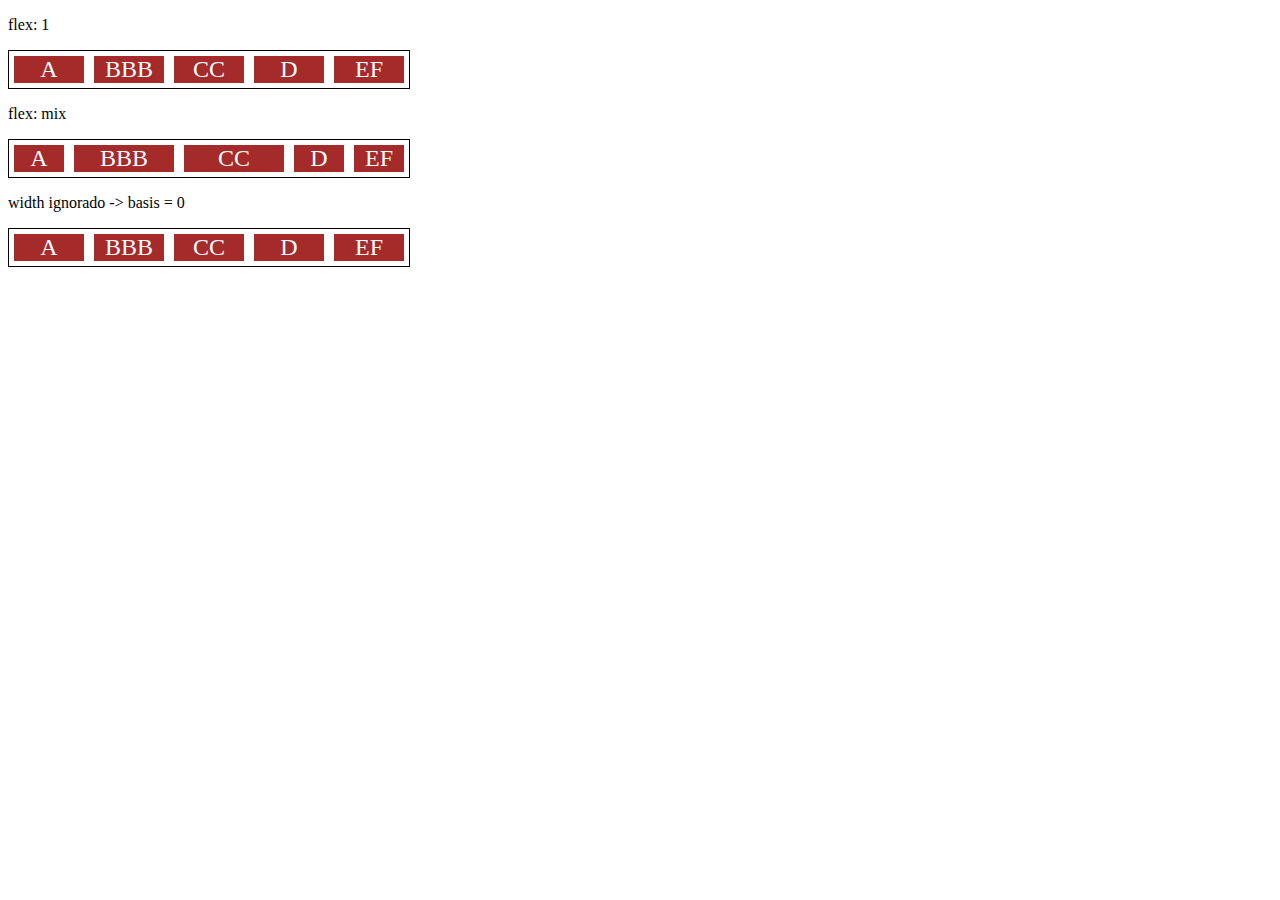
<file: CSS/project-flexbox-dio-master/10-flex.html>
<!DOCTYPE html>
<html lang="en">
<head>
    <meta charset="UTF-8">
    <meta name="viewport" content="width=device-width, initial-scale=1.0">
    <title>Fundamentos - flex</title>
    <style>
        .flex-container{
            display: flex;
            border: 1px solid black;
            max-width: 400px;
            margin-bottom: 10px;
        }

        .item{
            background-color: brown;
            color: white;
            font-size: 24px;
            text-align: center;
            margin: 5PX;
        }

        .flex-1{
            flex: 1; 
            /* grow = 1, shrink = 1, basis = 0 */
        }

        .largura{
            width: 200px;
            /* min-width: 250px; */
        }

        .flex-2{
            flex: 2; 
            /* grow = 2, shrink = 1, basis = 0 */
        }

    </style>
</head>
<body>
    <p>flex: 1</p>
    <div class="flex-container">
        <div class="item flex-1">A</div>
        <div class="item flex-1">BBB</div>
        <div class="item flex-1">CC</div>
        <div class="item flex-1">D</div>
        <div class="item flex-1">EF</div>
    </div>

    <p>flex: mix</p>
    <div class="flex-container">
        <div class="item flex-1">A</div>
        <div class="item flex-2">BBB</div>
        <div class="item flex-2">CC</div>
        <div class="item flex-1">D</div>
        <div class="item flex-1">EF</div>
    </div>

    <p>width ignorado -> basis = 0</p>

    <div class="flex-container">
        <div class="item flex-1 largura">A</div>
        <div class="item flex-1 largura">BBB</div>
        <div class="item flex-1 largura">CC</div>
        <div class="item flex-1 largura">D</div>
        <div class="item flex-1 largura">EF</div>
    </div>
</body>
</html>
</file>
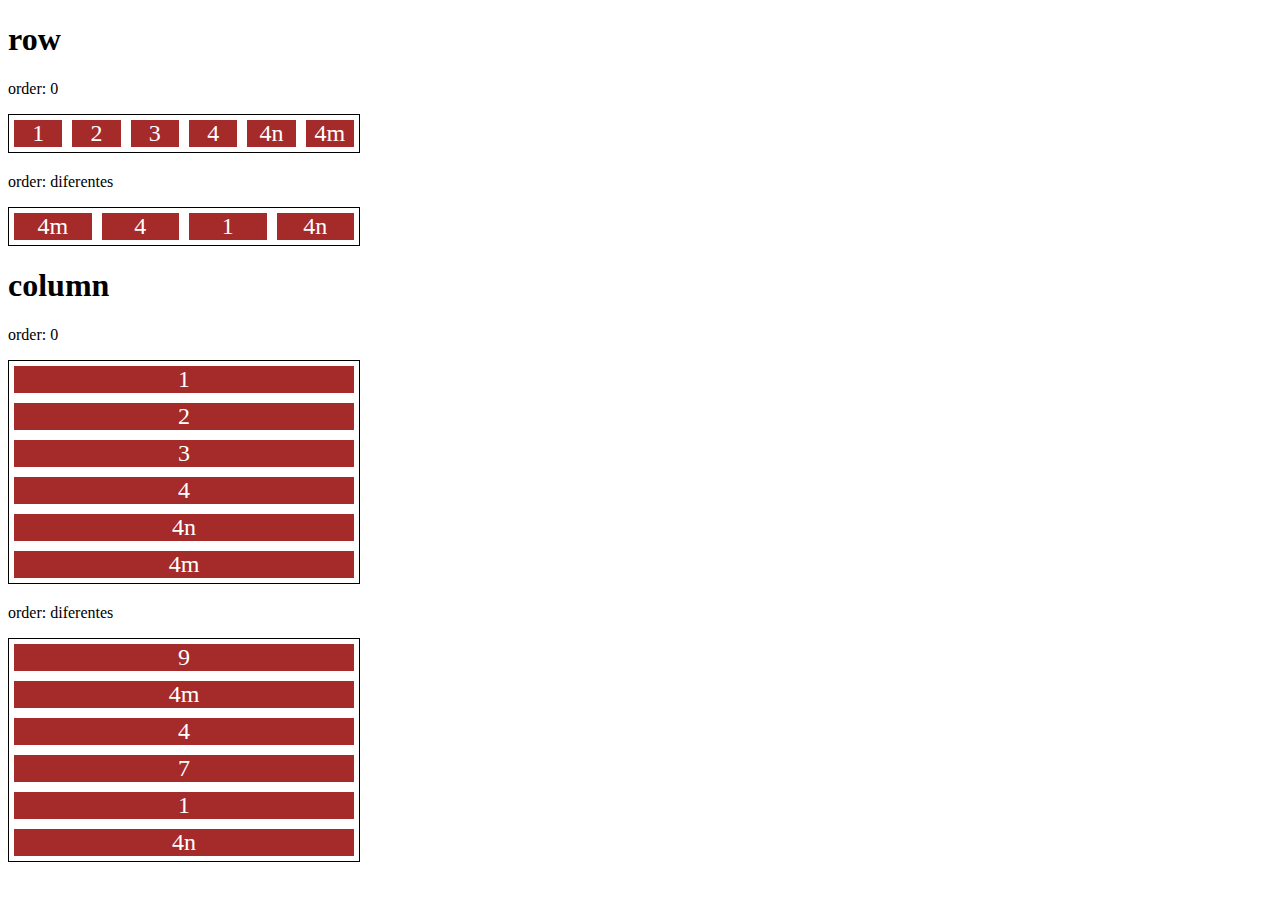
<file: CSS/project-flexbox-dio-master/11-order.html>
<!DOCTYPE html>
<html lang="en">
<head>
    <meta charset="UTF-8">
    <meta name="viewport" content="width=device-width, initial-scale=1.0">
    <title>Fundamentos - order</title>

    <style>
        .flex-container{
            display: flex;
            max-width: 350px;
            border: 1px solid black;
            margin-bottom: 20px;
        }

        .item{
            flex: 1;
            background: brown;
            color: white;
            text-align: center;
            font-size: 24px;
            margin: 5px;
        }
        .o1{
            order: 1;
        }

        .o2{
            order: 2;
        }

        .o3{
            order: 3;
        }

        .o4{
            order: 4;
        }

        .direction{
            flex-direction: column;
        }
    </style>
</head>
<body>
    <h1>row</h1>
    <p>order: 0</p>
    <div class="flex-container">
        <div class="item">1</div>
        <div class="item">2</div>
        <div class="item">3</div>
        <div class="item">4</div>
        <div class="item">4n</div>
        <div class="item">4m</div>
    </div>

    <p>order: diferentes</p>
    <div class="flex-container">
        <div class="item o3">1</div>
        <div class="item o2">4</div>
        <div class="item o3">4n</div>
        <div class="item o1">4m</div>
    </div>


    <h1>column</h1>
    <p>order: 0</p>
    <div class="flex-container direction">
        <div class="item">1</div>
        <div class="item">2</div>
        <div class="item">3</div>
        <div class="item">4</div>
        <div class="item">4n</div>
        <div class="item">4m</div>
    </div>

    <p>order: diferentes</p>
    <div class="flex-container direction">
        <div class="item o3">7</div>
        <div class="item o1">9</div>
        <div class="item o3">1</div>
        <div class="item o2">4</div>
        <div class="item o3">4n</div>
        <div class="item o1">4m</div>
    </div>
</body>
</html>
</file>
<file: recriar página do instagram/EU fiz/style.css>
* {
    padding: 0;
    margin: 0;
    box-sizing: border-box;
    text-decoration: none;
    font-family: sans-serif;
    font-size: 14px;
}

body {
    width: 100%;
    min-height: 100vh;
    background-color: rgb(243, 243, 243);
    margin: 0;
    padding: 0;
    display: flex;
    justify-content: center;
}

.instagram-wrapper {
    display: flex;
    align-items: center;
    justify-content: start;
    width: 60%;
    height: 100vh;
}

.instagram-phone {
    display: flex;
    align-items: center;
    justify-content: center;
    width: 50%;
}

.instagram-phone img {
    height: 50rem;
}

.instagram-continue {
    display: flex;
    align-items: center; /* horizontal */
    justify-content: space-around; /* vertical */
    flex-direction: column;
    width: 50%;
    min-height: 34rem;
}

.group {
    display: flex;
    justify-content: space-between;
    align-items: center;
    flex-direction: column;
    background-color: #ffffff;
    width: 100%;
    padding: 1.3rem 0;
    border: 1px solid lightgray;
}

.group:nth-child(1) {
    min-height: 19rem;
}

.instagram-logo {
    height: 3rem;
}

.profile-photo {
    display: flex;
    justify-content: center;
    align-items: center;
    border-radius: 50%;
    overflow: hidden;
}

.profile-photo img {
    height: 6rem;
}

.instagram-login {
    background-color: #0095f6;
    color: #ffffff;
    padding: 8px;
    border-radius: 4px;
}

.instagram-logout {
    color: #0095f6;
    margin-top: 1rem;
}

.not-account {
    color: rgb(160, 160, 160);
}

.link-blue {
    color: #0095f6;
}

.get-the-app {
    display: flex;
    flex-direction: column;
    align-items: center;
    justify-content: center;
    width: 100%;
    padding: 1.3rem 0;
}

.download {
    display: flex;
    width: 100%;
    justify-content: space-evenly;
    align-items: center;
    padding: 1rem;
}

.app-download {
    height: 3rem;
    width: 10rem;
    background-size: cover;
}

.app-download:nth-child(1) {
    background-image: url('./img/apple-button.png');
}

.app-download:nth-child(2) {
    background-image: url('./img/googleplay-button.png');
}

/* media queries */


@media (max-width: 1024px) {
    .instagram-wrapper {
        width: 90%;
    }
}

@media (max-width: 650px) {
    body {
        background-color: #ffffff;
    }

    .instagram-wrapper {
        width: 90%;
    }

    .instagram-phone {
        display: none;
    }

    .instagram-continue {
        width: 100%;
    }
    
    .group {
        border: 1px solid transparent;
    }
}
</file>
<file: recriar página do instagram/instagram-dio-master/style.css>
* {
    padding: 0;
    margin: 0;
    box-sizing: border-box;
    text-decoration: none;
    font-family: sans-serif;
    font-size: 14px;
}

body {
    width: 100%;
    min-height: 100vh;
    background-color: rgb(243, 243, 243);
    margin: 0;
    padding: 0;
    display: flex;
    justify-content: center;
}

.instagram-wrapper {
    display: flex;
    align-items: center;
    justify-content: start;
    width: 60%;
    height: 100vh;
}

.instagram-phone {
    display: flex;
    align-items: center;
    justify-content: center;
    width: 50%;
}

.instagram-phone img {
    height: 50rem;
}

.instagram-continue {
    display: flex;
    align-items: center; /* horizontal */
    justify-content: space-around; /* vertical */
    flex-direction: column;
    width: 50%;
    min-height: 34rem;
}

.group {
    display: flex;
    justify-content: space-between;
    align-items: center;
    flex-direction: column;
    background-color: #ffffff;
    width: 100%;
    padding: 1.3rem 0;
    border: 1px solid lightgray;
}

.group:nth-child(1) {
    min-height: 19rem;
}

.instagram-logo {
    height: 3rem;
}

.profile-photo {
    display: flex;
    justify-content: center;
    align-items: center;
    border-radius: 50%;
    overflow: hidden;
}

.profile-photo img {
    height: 6rem;
}

.instagram-login {
    background-color: #0095f6;
    color: #ffffff;
    padding: 8px;
    border-radius: 4px;
}

.instagram-logout {
    color: #0095f6;
    margin-top: 1rem;
}

.not-account {
    color: rgb(160, 160, 160);
}

.link-blue {
    color: #0095f6;
}

.get-the-app {
    display: flex;
    flex-direction: column;
    align-items: center;
    justify-content: center;
    width: 100%;
    padding: 1.3rem 0;
}

.download {
    display: flex;
    width: 100%;
    justify-content: space-evenly;
    align-items: center;
    padding: 1rem;
}

.app-download {
    height: 3rem;
    width: 10rem;
    background-size: cover;
}

.app-download:nth-child(1) {
    background-image: url('./img/apple-button.png');
}

.app-download:nth-child(2) {
    background-image: url('./img/googleplay-button.png');
}

/* media queries */


@media (max-width: 1024px) {
    .instagram-wrapper {
        width: 90%;
    }
}

@media (max-width: 650px) {
    body {
        background-color: #ffffff;
    }

    .instagram-wrapper {
        width: 90%;
    }

    .instagram-phone {
        display: none;
    }

    .instagram-continue {
        width: 100%;
    }
    
    .group {
        border: 1px solid transparent;
    }
}
</file>
<file: CSS/project-flexbox-dio-master/flex-projeto/style.css>
*{
margin: 0;
padding: 0;
font-family: 'Open Sans', 'Helvetica Neue', sans-serif;
}

ul{
    list-style: none;
    margin: 0;
    padding: 0;
}

ul li a{
    text-decoration: none;
}

.flex-container{
    display: flex;
    max-width: 992px;
    margin: auto;
    width: 100%;
}

header{
    background-color: #122A57;
    height: 100px;
    display: flex;
    align-items: center;
    color: #fff;
}
.list-itens li a {
    color: white;
}

header .list-item{
    display: flex;
    max-width: 260px;
    width:  100%;
    justify-content: space-between;
    color:rgb(255, 255, 255) ;
    align-items: center;
}

header .menu{
    justify-content: space-between;

}

.apresentação{
    height: 100vh;
    align-items: center;
    justify-content: space-between;
}

.apresentação .texto-apresentação{
    min-width: 200px;
}

.texto-apresentação h1{
    color: #122A57;
    font-size: 48px;
    margin-bottom: 10px;
}

.texto-apresentação a{
    color: white;
    background-color:#122A57;
    border-radius: 30px;
    text-align: center;
    width: 220px;
    display: block;
    text-decoration: none;
    height: 50px;
    line-height: 50px;
    margin: 10px;
    margin-bottom: 10px;
}
#quem-somos{
    flex-direction: row-reverse;
    height: 100vh;
    align-items: center;
    justify-content: space-between;
}
</file>
